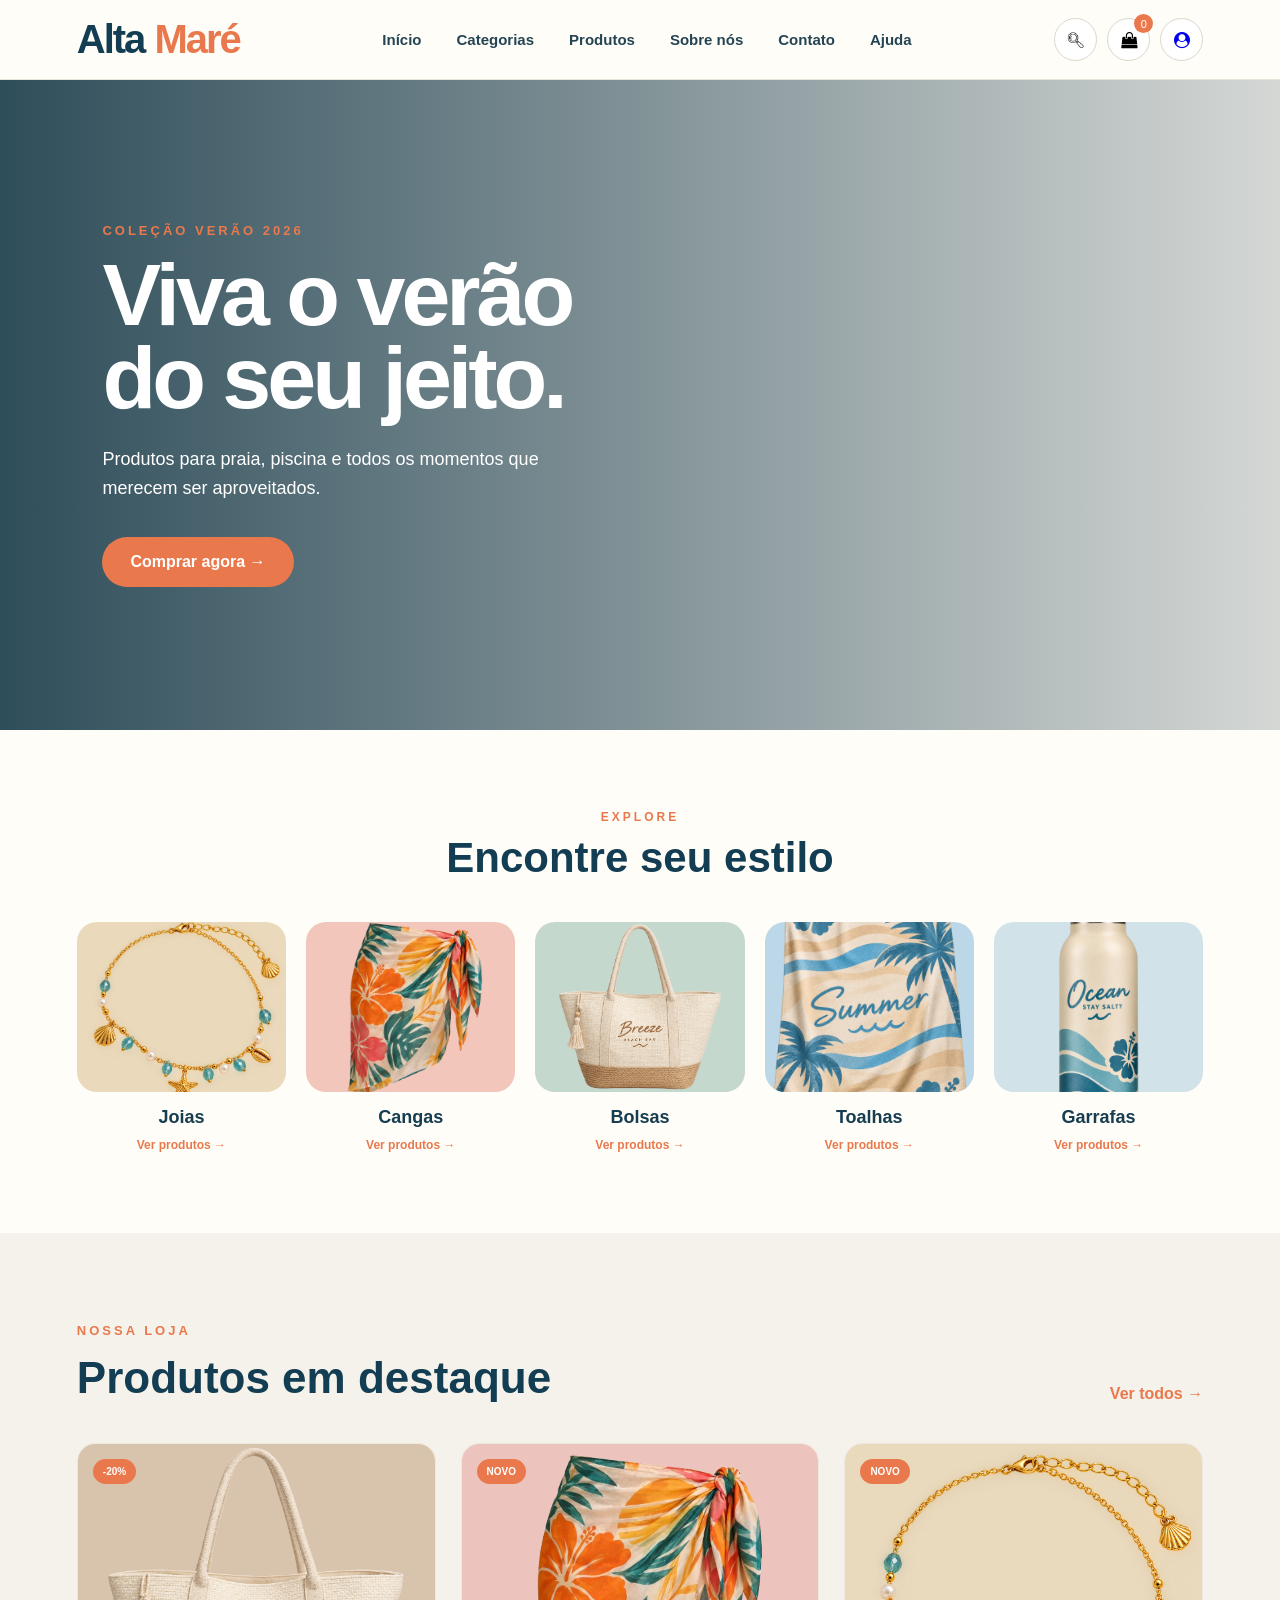
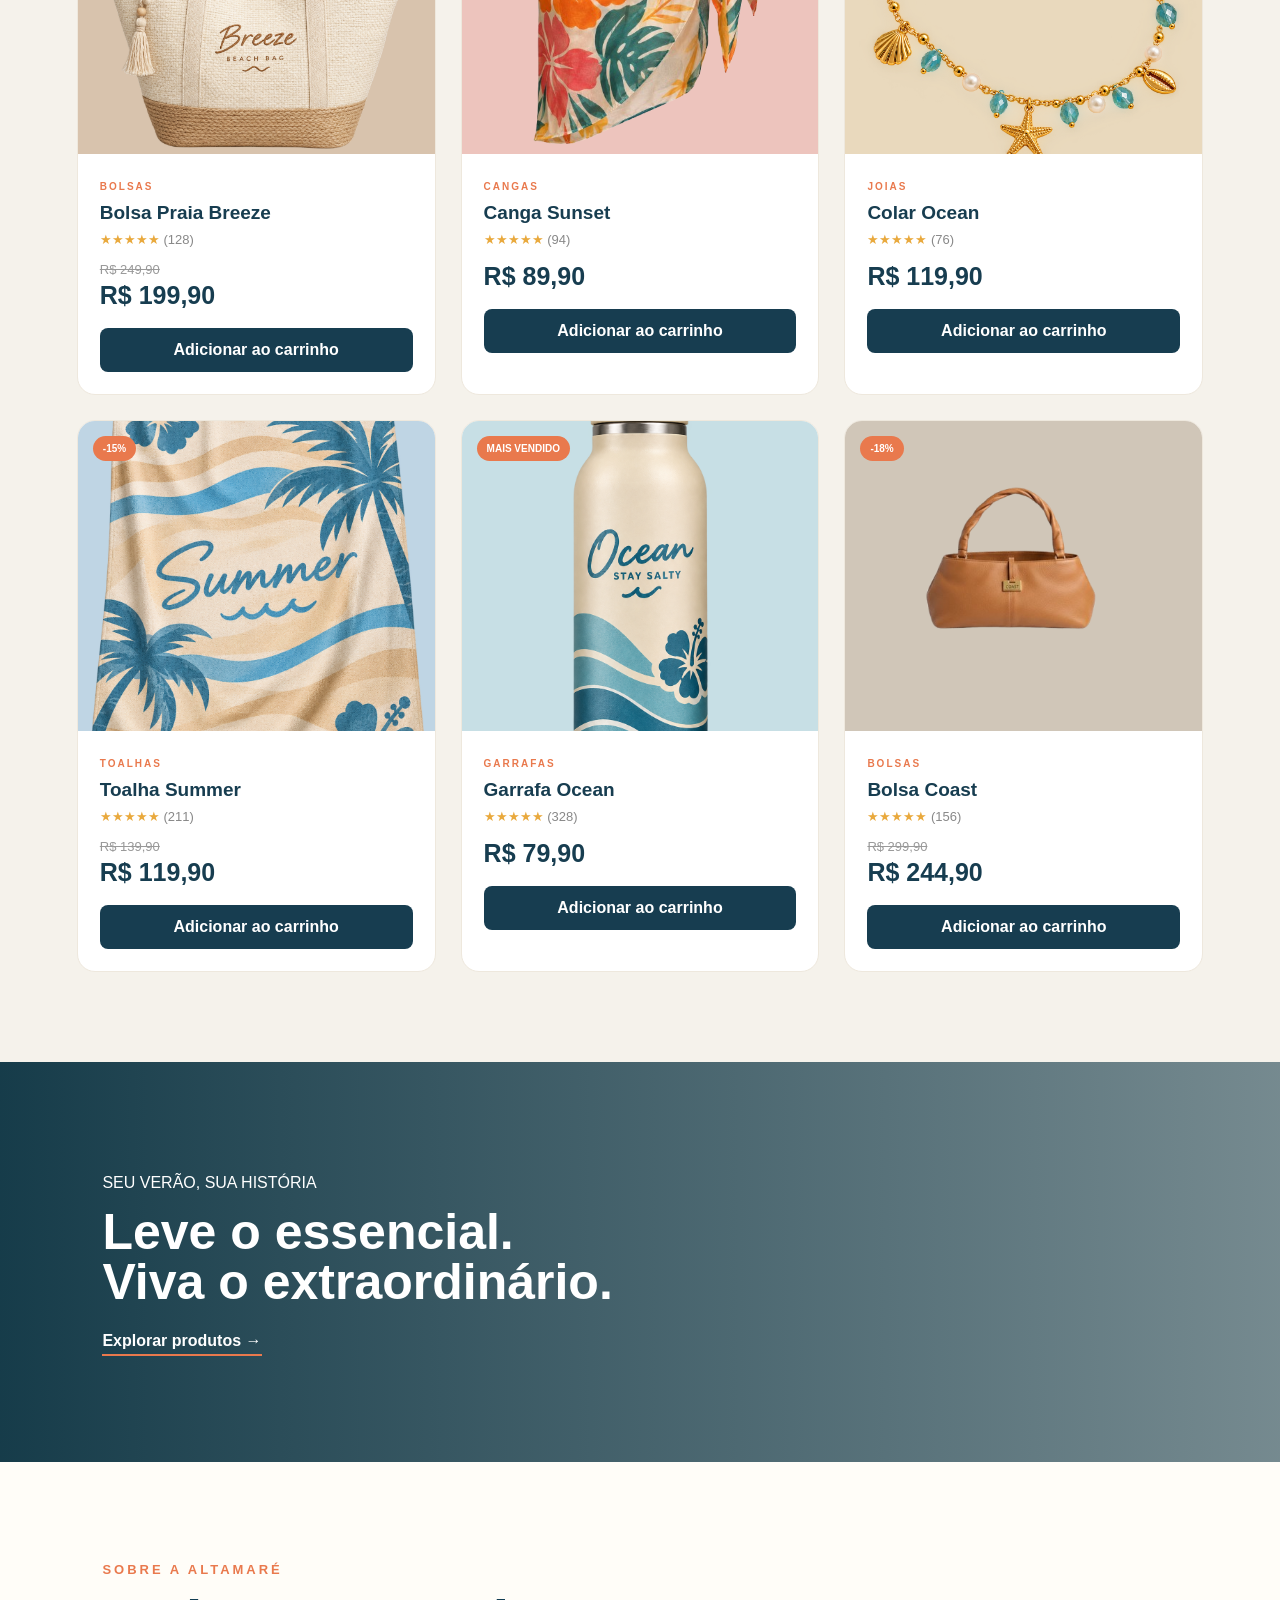
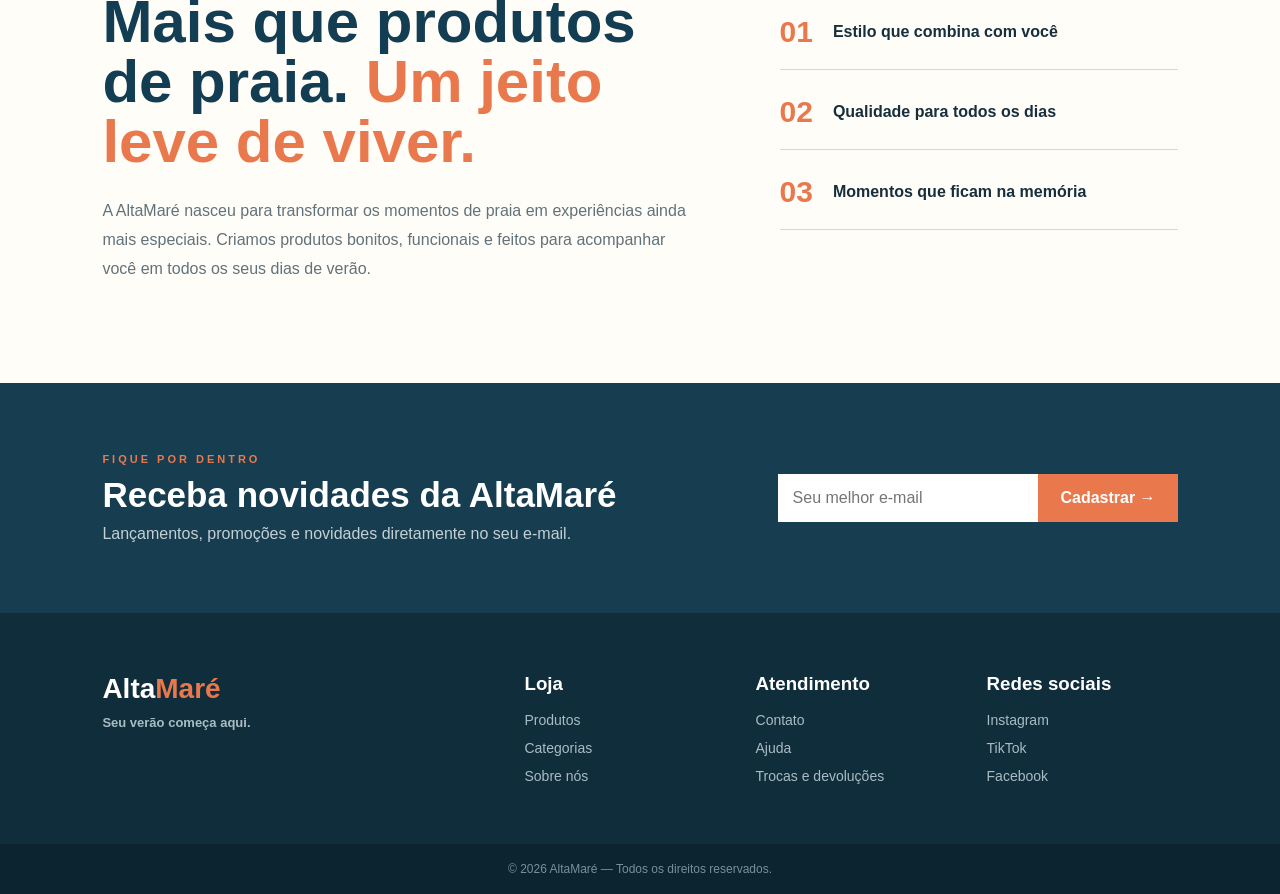
<file: index.html>
<!doctype html>
<html lang="pt-BR">
  <head>
    <meta charset="UTF-8" />
    <meta name="viewport" content="width=device-width, initial-scale=1.0" />
    <title>AltaMaré | Produtos de Praia</title>
    <link rel="stylesheet" href="./assets/estilo.css" />
    <link
      rel="stylesheet"
      href="./assets/font-awesome-4.7.0/css/font-awesome.min.css"
    />
  </head>
  <body>
    <!-- ================= HEADER ================= -->
    <header class="header">
      <div class="logo">Alta<span>Maré</span></div>
      <nav class="menu">
        <a href="#inicio">Início</a>
        <a href="#categorias">Categorias</a>
        <a href="produtos.html">Produtos</a>
        <a href="#sobre">Sobre nós</a>
        <a href="contato.html">Contato</a>
        <a href="#ajuda">Ajuda</a>
      </nav>
      <div class="header-acoes">
        <button onclick="abrirBusca()" class="icone" aria-label="Abrir busca">
          <img src="./assets/imagens/lupa.png" alt="" class="icone-imagem" />
        </button>
        <button
          onclick="abrirCarrinho()"
          class="icone carrinho"
          aria-label="Abrir carrinho"
        >
          <i class="fa fa-shopping-bag" aria-hidden="true"></i>
          <span id="contador">0</span>
        </button>

        <!-- <button
          type="button"
          class="icone"
          aria-label="Perfil"
          onclick="location.href = 'perfil.html'"
        >
          <i class="fa fa-user-circle" aria-hidden="true"></i>
        </button> -->

        <a href="perfil.html" class="icone" aria-label="Perfil">
          <i class="fa fa-user-circle" aria-hidden="true"></i>
        </a>



      </div>
    </header>
    <!-- ================= BUSCA ================= -->
    <div id="barraBusca" class="barra-busca">
      <input
        type="text"
        id="campoBusca"
        placeholder="O que você está procurando?"
        onkeyup="buscarProdutos()"
      />
      <button onclick="fecharBusca()" aria-label="Fechar busca">
        <img src="./assets/imagens/lupa.png" alt="" class="icone-imagem" />
      </button>
    </div>
    <!-- ================= HERO ================= -->
    <section id="inicio" class="hero">
      <div class="hero-conteudo">
        <p class="pequeno-titulo">COLEÇÃO VERÃO 2026</p>
        <h1>
          Viva o verão<br />
          do seu jeito.
        </h1>
        <p>
          Produtos para praia, piscina e todos os momentos que merecem ser
          aproveitados.
        </p>
        <a href="#produtos" class="botao-principal"> Comprar agora → </a>
      </div>
    </section>
    <!-- ================= CATEGORIAS ================= -->
    <section id="categorias" class="categorias">
      <div class="titulo-secao">
        <p>EXPLORE</p>
        <h2>Encontre seu estilo</h2>
      </div>
      <div class="categorias-grid">
        <button class="categoria" onclick="filtrarCategoria('joias')">
          <div class="categoria-imagem joias">
            <img
              src="./assets/imagens/joia sem fundo.png"
              alt="Joias"
              class="imagem-categoria"
            />
          </div>
          <h3>Joias</h3>
          <span>Ver produtos →</span>
        </button>
        <button class="categoria" onclick="filtrarCategoria('cangas')">
          <div class="categoria-imagem cangas">
            <img
              src="./assets/imagens/canga sem fundo.png"
              alt="Cangas"
              class="imagem-categoria"
            />
          </div>
          <h3>Cangas</h3>
          <span>Ver produtos →</span>
        </button>
        <button class="categoria" onclick="filtrarCategoria('bolsas')">
          <div class="categoria-imagem bolsas">
            <img
              src="./assets/imagens/bolsapraia.png"
              alt="Bolsas"
              class="imagem-categoria"
            />
          </div>
          <h3>Bolsas</h3>
          <span>Ver produtos →</span>
        </button>
        <button class="categoria" onclick="filtrarCategoria('toalhas')">
          <div class="categoria-imagem toalhas">
            <img
              src="./assets/imagens/toalha summer.png"
              alt="Toalhas"
              class="imagem-categoria"
            />
          </div>
          <h3>Toalhas</h3>
          <span>Ver produtos →</span>
        </button>
        <button class="categoria" onclick="filtrarCategoria('garrafas')">
          <div class="categoria-imagem garrafas">
            <img
              src="./assets/imagens/garrafa.png"
              alt="Garrafas"
              class="imagem-categoria"
            />
          </div>
          <h3>Garrafas</h3>
          <span>Ver produtos →</span>
        </button>
      </div>
    </section>
    <!-- ================= PRODUTOS ================= -->
    <main id="produtos" class="produtos">
      <div class="produtos-topo">
        <div>
          <p class="pequeno-titulo">NOSSA LOJA</p>
          <h2>Produtos em destaque</h2>
        </div>
        <button onclick="mostrarTodos()" class="botao-todos">
          Ver todos →
        </button>
      </div>
      <div id="listaProdutos" class="produtos-grid">
        <!-- PRODUTO 1 -->
        <article
          class="produto"
          data-categoria="bolsas"
          data-nome="Bolsa Praia Breeze"
        >
          <div class="produto-imagem imagem-bolsa">
            <span class="etiqueta"> -20% </span>

            <div
              class="produto-desenho"
              style="
                background-image: url(&quot;./assets/imagens/bolsapraia.png&quot;);
                background-size: cover;
                background-position: center;
              "
            ></div>

            <!-- 
               <div class="produto-desenho">
              <img
                src="./assets/imagens/bolsa praia.png" 
                alt="Bolsa Praia Breeze"
                class="imagem-produto"
              />
            </div>
           -->
          </div>
          <div class="produto-info">
            <span class="categoria-produto"> BOLSAS </span>
            <h3>Bolsa Praia Breeze</h3>
            <div class="avaliacao">
              ★★★★★
              <span>(128)</span>
            </div>
            <div class="precos">
              <span class="preco-antigo"> R$ 249,90 </span>
              <strong> R$ 199,90 </strong>
            </div>
            <button
              class="botao-comprar"
              onclick="adicionarCarrinho('Bolsa Praia Breeze', 199.9)"
            >
              Adicionar ao carrinho
            </button>
          </div>
        </article>
        <!-- PRODUTO 2 -->
        <article
          class="produto"
          data-categoria="cangas"
          data-nome="Canga Sunset"
        >
          <div class="produto-imagem imagem-canga">
            <span class="etiqueta"> NOVO </span>
            <div
              class="produto-desenho"
              style="
                background-image: url(&quot;./assets/imagens/canga sem fundo.png&quot;);
                background-size: cover;
                background-position: center;
              "
            ></div>
          </div>
          <div class="produto-info">
            <span class="categoria-produto"> CANGAS </span>
            <h3>Canga Sunset</h3>
            <div class="avaliacao">
              ★★★★★
              <span>(94)</span>
            </div>
            <div class="precos">
              <strong> R$ 89,90 </strong>
            </div>
            <button
              class="botao-comprar"
              onclick="adicionarCarrinho('Canga Sunset', 89.9)"
            >
              Adicionar ao carrinho
            </button>
          </div>
        </article>
        <!-- PRODUTO 3 -->
        <article class="produto" data-categoria="joias" data-nome="Colar Ocean">
          <div class="produto-imagem imagem-joia">
            <span class="etiqueta"> NOVO </span>
            <div
              class="produto-desenho"
              style="
                background-image: url(&quot;./assets/imagens/joia sem fundo.png&quot;);
                background-size: cover;
                background-position: center;
              "
            ></div>
          </div>
          <div class="produto-info">
            <span class="categoria-produto"> JOIAS </span>
            <h3>Colar Ocean</h3>
            <div class="avaliacao">
              ★★★★★
              <span>(76)</span>
            </div>
            <div class="precos">
              <strong> R$ 119,90 </strong>
            </div>
            <button
              class="botao-comprar"
              onclick="adicionarCarrinho('Colar Ocean', 119.9)"
            >
              Adicionar ao carrinho
            </button>
          </div>
        </article>
        <!-- PRODUTO 4 -->
        <article
          class="produto"
          data-categoria="toalhas"
          data-nome="Toalha Summer"
        >
          <div class="produto-imagem imagem-toalha">
            <span class="etiqueta"> -15% </span>
            <div
              class="produto-desenho"
              style="
                background-image: url(&quot;./assets/imagens/toalha summer.png&quot;);
                background-size: cover;
                background-position: center;
              "
            ></div>
          </div>
          <div class="produto-info">
            <span class="categoria-produto"> TOALHAS </span>
            <h3>Toalha Summer</h3>
            <div class="avaliacao">
              ★★★★★
              <span>(211)</span>
            </div>
            <div class="precos">
              <span class="preco-antigo"> R$ 139,90 </span>
              <strong> R$ 119,90 </strong>
            </div>
            <button
              class="botao-comprar"
              onclick="adicionarCarrinho('Toalha Summer', 119.9)"
            >
              Adicionar ao carrinho
            </button>
          </div>
        </article>
        <!-- PRODUTO 5 -->
        <article
          class="produto"
          data-categoria="garrafas"
          data-nome="Garrafa Ocean"
        >
          <div
            class="produto-imagem imagem-garrafa"
            style="
              background-image: url(&quot;./assets/imagens/garrafa.png&quot;);
              background-size: cover;
              background-position: center;
            "
          >
            <span class="etiqueta"> MAIS VENDIDO </span>
          </div>
          <div class="produto-info">
            <span class="categoria-produto"> GARRAFAS </span>
            <h3>Garrafa Ocean</h3>
            <div class="avaliacao">
              ★★★★★
              <span>(328)</span>
            </div>
            <div class="precos">
              <strong> R$ 79,90 </strong>
            </div>
            <button
              class="botao-comprar"
              onclick="adicionarCarrinho('Garrafa Ocean', 79.9)"
            >
              Adicionar ao carrinho
            </button>
          </div>
        </article>
        <!-- PRODUTO 6 -->
        <article
          class="produto"
          data-categoria="bolsas"
          data-nome="Bolsa Coast"
        >
          <div class="produto-imagem imagem-coast">
            <span class="etiqueta"> -18% </span>

            <div
              class="produto-desenho"
              style="
                background-image: url(&quot;./assets/imagens/bolsamarrom.png&quot;);
                background-size: cover;
                background-position: center;
              "
            ></div>
          </div>
          <div class="produto-info">
            <span class="categoria-produto"> BOLSAS </span>
            <h3>Bolsa Coast</h3>
            <div class="avaliacao">
              ★★★★★
              <span>(156)</span>
            </div>
            <div class="precos">
              <span class="preco-antigo"> R$ 299,90 </span>
              <strong> R$ 244,90 </strong>
            </div>
            <button
              class="botao-comprar"
              onclick="adicionarCarrinho('Bolsa Coast', 244.9)"
            >
              Adicionar ao carrinho
            </button>
          </div>
        </article>
      </div>
      <p id="semResultado" class="sem-resultado">Nenhum produto encontrado.</p>
    </main>
    <!-- ================= BANNER ================= -->
    <section class="banner">
      <div>
        <p>SEU VERÃO, SUA HISTÓRIA</p>
        <h2>
          Leve o essencial.<br />
          Viva o extraordinário.
        </h2>
        <a href="#produtos"> Explorar produtos → </a>
      </div>
    </section>
    <!-- ================ SOBRE ================= -->
    <section id="sobre" class="sobre">
      <div class="sobre-texto">
        <p class="pequeno-titulo">SOBRE A ALTAMARÉ</p>
        <h2>
          Mais que produtos de praia.
          <span>Um jeito leve de viver.</span>
        </h2>
        <p>
          A AltaMaré nasceu para transformar os momentos de praia em
          experiências ainda mais especiais. Criamos produtos bonitos,
          funcionais e feitos para acompanhar você em todos os seus dias de
          verão.
        </p>
      </div>
      <div class="sobre-numeros">
        <div>
          <strong>01</strong>
          <span> Estilo que combina com você </span>
        </div>
        <div>
          <strong>02</strong>
          <span> Qualidade para todos os dias </span>
        </div>
        <div>
          <strong>03</strong>
          <span> Momentos que ficam na memória </span>
        </div>
      </div>
    </section>
    <!-- ================= NEWSLETTER ================= -->
    <section class="newsletter">
      <div>
        <p>FIQUE POR DENTRO</p>
        <h2>Receba novidades da AltaMaré</h2>
        <span>
          Lançamentos, promoções e novidades diretamente no seu e-mail.
        </span>
      </div>
      <form onsubmit="inscrever(event)">
        <input
          type="email"
          id="email"
          placeholder="Seu melhor e-mail"
          required
        />
        <button type="submit">Cadastrar →</button>
      </form>
    </section>
    <!-- ================ FOOTER ================= -->
    <footer class="footer">
      <div class="footer-logo">
        Alta<span>Maré</span>
        <p>Seu verão começa aqui.</p>
      </div>
      <div class="footer-coluna">
        <h3>Loja</h3>
        <a href="#produtos">Produtos</a>
        <a href="#categorias">Categorias</a>
        <a href="#sobre">Sobre nós</a>
      </div>
      <div class="footer-coluna">
        <h3>Atendimento</h3>
        <a id="contato" href="#">Contato</a>
        <a id="ajuda" href="#">Ajuda</a>
        <a href="#">Trocas e devoluções</a>
      </div>
      <div class="footer-coluna">
        <h3>Redes sociais</h3>
        <a href="#">Instagram</a>
        <a href="#">TikTok</a>
        <a href="#">Facebook</a>
      </div>
    </footer>
    <div class="copyright">© 2026 AltaMaré — Todos os direitos reservados.</div>
    <!-- ================= MODAL CARRINHO ================= -->
    <div id="modalCarrinho" class="modal">
      <div class="modal-conteudo">
        <button
          class="fechar"
          onclick="fecharCarrinho()"
          aria-label="Fechar carrinho"
        >
          <img src="./assets/imagens/joia.png" alt="" class="icone-imagem" />
        </button>
        <h2>Seu carrinho</h2>
        <div id="listaCarrinho">
          <p class="carrinho-vazio">Seu carrinho está vazio.</p>
        </div>
        <div class="total">
          <span> Total </span>
          <strong id="total"> R$ 0,00 </strong>
        </div>
        <button class="finalizar" onclick="finalizarCompra()">
          Finalizar compra
        </button>
      </div>
    </div>
    <script src="./assets/maquina.js"></script>
  </body>
</html>
</file>
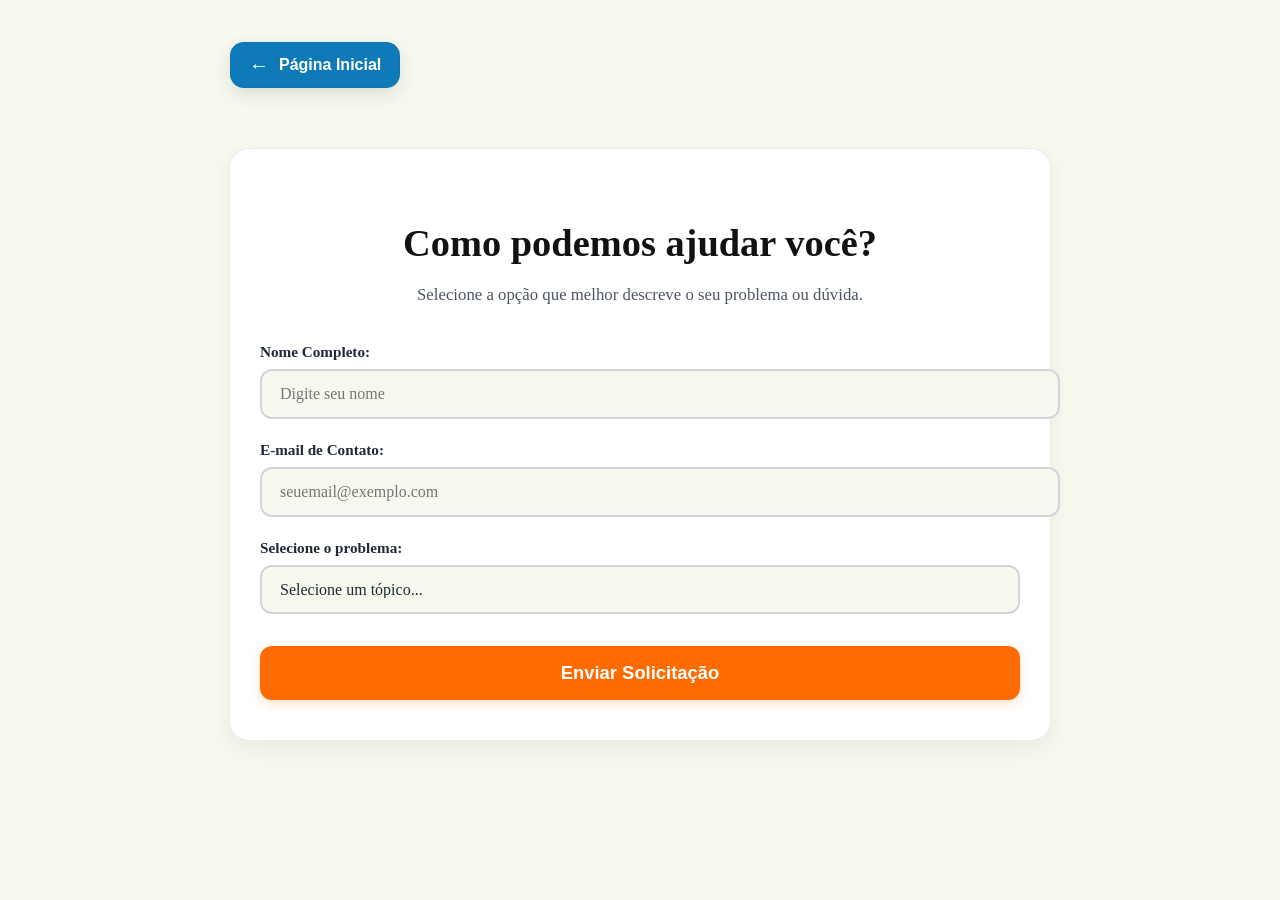
<file: ajuda.html>
<!DOCTYPE html>
<html lang="pt-BR">
<head>
    <meta charset="UTF-8">
    <meta name="viewport" content="width=device-width, initial-scale=1.0">
    <link rel="stylesheet" href="assets/css/ajuda.css">
    <title>Central de Ajuda - Suporte</title>
</head>
<body class="ajuda-body">

    <div class="ajuda-page">
      
        <header class="ajuda-header">
            <a class="ajuda-home-link" href="./index.html">
                <span aria-hidden="true">&#8592;</span>
                Página Inicial
            </a>
        </header>

        <main class="ajuda-main">
            <section class="ajuda-topo">
                <h1>Como podemos ajudar você?</h1>
                <p>Selecione a opção que melhor descreve o seu problema ou dúvida.</p>
            </section>

           
            <div class="ajuda-form-card">
                <form action="#" method="post" class="ajuda-form">
                    
                    <div class="form-group">
                        <label for="nome">Nome Completo:</label>
                        <input type="text" id="nome" name="nome" placeholder="Digite seu nome" required>
                    </div>

                    <div class="form-group">
                        <label for="email">E-mail de Contato:</label>
                        <input type="email" id="email" name="email" placeholder="seuemail@exemplo.com" required>
                    </div>

                    <div class="form-group">
                        <label for="tipo-problema">Selecione o problema:</label>
                        <select id="tipo-problema" name="tipo_problema" required>
                            <option value="" disabled selected>Selecione um tópico...</option>
                            <option value="pedido">Problema com um pedido/entrega</option>
                            <option value="pagamento">Dificuldade no pagamento</option>
                            <option value="troca">Trocas e devoluções</option>
                            <option value="conta">Acesso ou cadastro na conta</option>
                            <option value="outro">Outro (especificar abaixo)</option>
                        </select>
                    </div>
                    <div class="form-group" id="campo-outro-container" style="display: none;">
                        <label for="descricao-outro">Descreva o seu problema:</label>
                        <textarea id="descricao-outro" name="descricao_outro" placeholder="Descreva aqui com detalhes o motivo do seu contato..."></textarea>
                    </div>

                    <button type="submit" class="btn-enviar-ajuda">Enviar Solicitação</button>
                </form>
            </div>
        </main>
    </div>
    <script>
        const tipoProblema = document.getElementById("tipo-problema");
        const campoOutro = document.getElementById("campo-outro-container");
        const descricaoOutro = document.getElementById("descricao-outro");

        tipoProblema.addEventListener("change", () => {
            const selecionouOutro = tipoProblema.value === "outro";
            campoOutro.style.display = selecionouOutro ? "flex" : "none";
            descricaoOutro.required = selecionouOutro;
            if (!selecionouOutro) descricaoOutro.value = "";
        });
    </script>
</body>
</html>
</file>
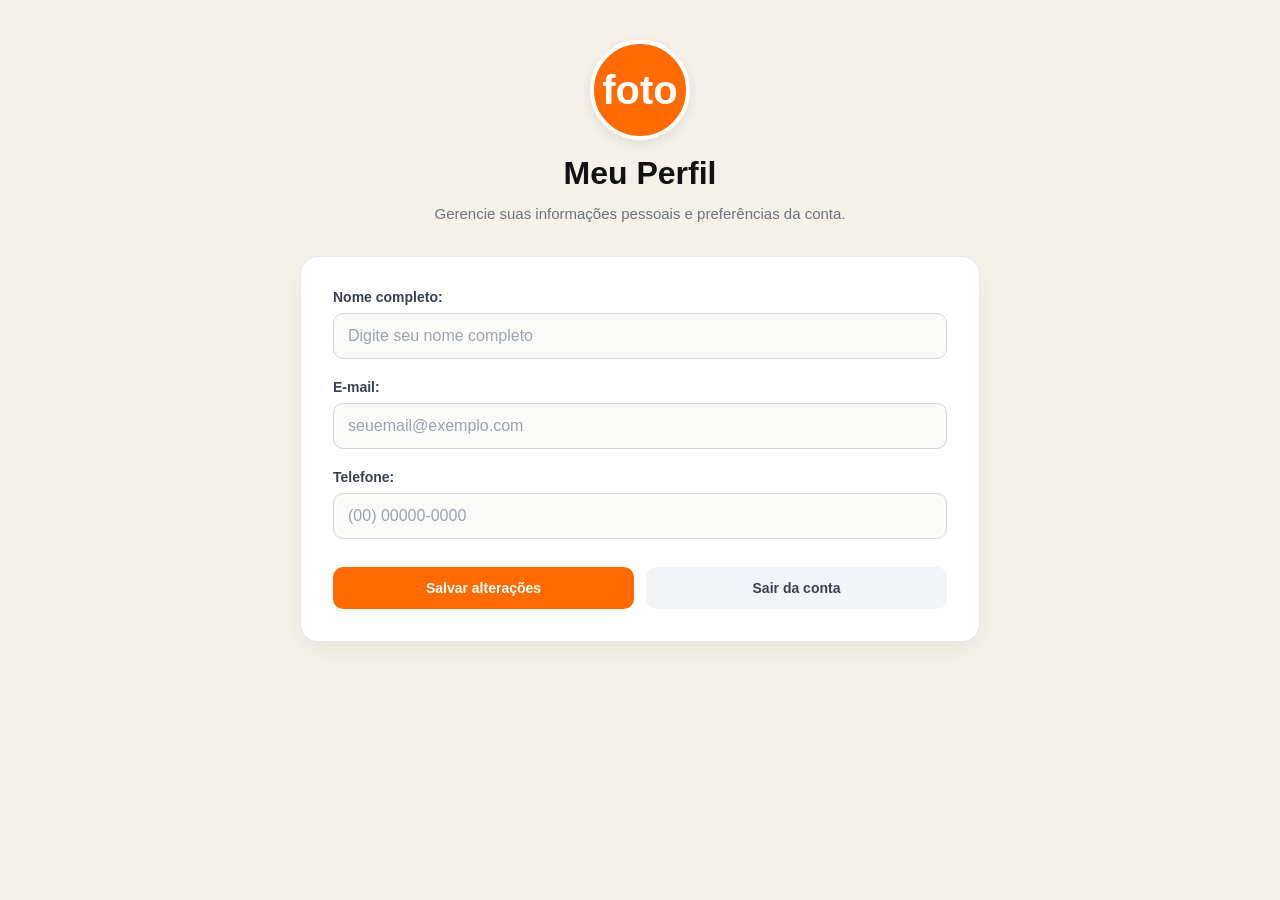
<file: contato.html>
<!DOCTYPE html> <!-- Define o documento como HTML5 -->
<html lang="pt-BR"> <!-- Define o idioma como português brasileiro -->

<head> <!-- Inicia as configurações da página -->
    <meta charset="UTF-8"> <!-- Permite usar acentos e caracteres especiais -->
    <meta name="viewport" content="width=device-width, initial-scale=1.0"> <!-- Adapta a página para celulares -->

    <link rel="stylesheet" href="./assets/css/contato.css"> <!-- Conecta o arquivo CSS -->
    <title>Meu Perfil</title> <!-- Define o título da aba do navegador -->
</head> <!-- Finaliza as configurações -->

<body> <!-- Inicia o conteúdo visível da página -->

    <main class="perfil-main"> <!-- Área principal do perfil -->

        <section class="perfil-topo"> <!-- Seção do cabeçalho do perfil -->

            <div class="avatar-container"> <!-- Área que contém a foto -->
                <div class="avatar-perfil" id="avatar-inicial"> <!-- Espaço da foto do usuário -->
                    foto
                </div>
            </div>

            <h1 id="titulo-nome">Meu Perfil</h1> <!-- Título principal do perfil -->

            <p> <!-- Inicia o texto de apresentação -->
                Gerencie suas informações pessoais
                e preferências da conta.
            </p> <!-- Finaliza o texto de apresentação -->

        </section> <!-- Finaliza o cabeçalho do perfil -->

        <form id="perfil-form" class="perfil-form"> <!-- Cria o formulário de dados -->

            <div class="form-group"> <!-- Agrupa o campo de nome -->
                <label for="nome">Nome completo:</label> <!-- Identifica o campo de nome -->

                <input
                    type="text" 
                    id="nome"
                    name="nome"
                    placeholder="Digite seu nome completo"
                    autocomplete="name"
                    required> <!-- Campo de texto obrigatório para o nome -->
            </div>

            <div class="form-group"> <!-- Agrupa o campo de e-mail -->
                <label for="email">E-mail:</label> <!-- Identifica o campo de e-mail -->

                <input
                    type="email"
                    id="email"
                    name="email"
                    placeholder="seuemail@exemplo.com"
                    autocomplete="email"
                    required> <!-- Campo obrigatório que valida o formato do e-mail -->
            </div>

            <div class="form-group"> <!-- Agrupa o campo de telefone -->
                <label for="telefone">Telefone:</label> <!-- Identifica o campo de telefone -->

                <input
                    type="tel"
                    id="telefone"
                    name="telefone"
                    placeholder="(00) 00000-0000"
                    autocomplete="tel"> <!-- Campo para digitar o telefone -->
            </div>

            <div class="form-actions"> <!-- Agrupa os botões do formulário -->

                <button type="submit" class="btn-salvar"> <!-- Botão que envia o formulário -->
                    Salvar alterações
                </button>

                <button
                    type="button"
                    class="btn-cancelar"
                    id="btn-logout"> <!-- Botão preparado para sair da conta -->
                    Sair da conta
                </button>

            </div> <!-- Finaliza a área dos botões -->

        </form> <!-- Finaliza o formulário -->

    </main> <!-- Finaliza a área principal -->

</body> <!-- Finaliza o conteúdo da página -->

</html> <!-- Finaliza o documento HTML -->
</file>
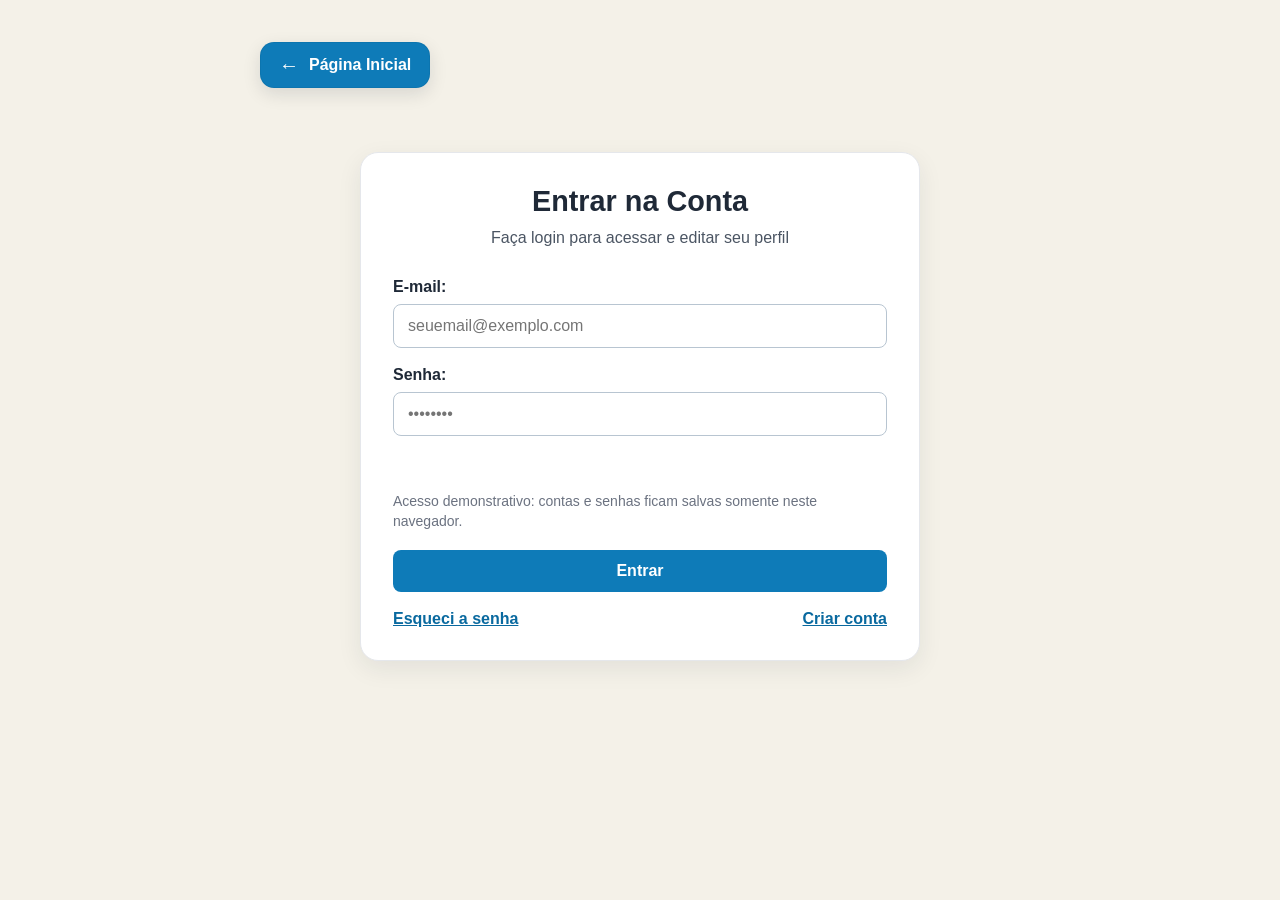
<file: login.html>
<!DOCTYPE html>
<html lang="pt-BR">
<head>
    <meta charset="UTF-8">
    <meta name="viewport" content="width=device-width, initial-scale=1.0">
    <meta http-equiv="refresh" content="0;url=perfil.html">
    <link rel="stylesheet" href="assets/css/login.css">
    <title>Entrar - Login</title>
</head>
<body>
    <main>
        <h1>Abrindo acesso à conta</h1>
        <p>O login, cadastro e recuperação de senha estão na página de perfil.</p>
        <a href="perfil.html">Continuar para login</a>
    </main>
</body>
</html>
</file>
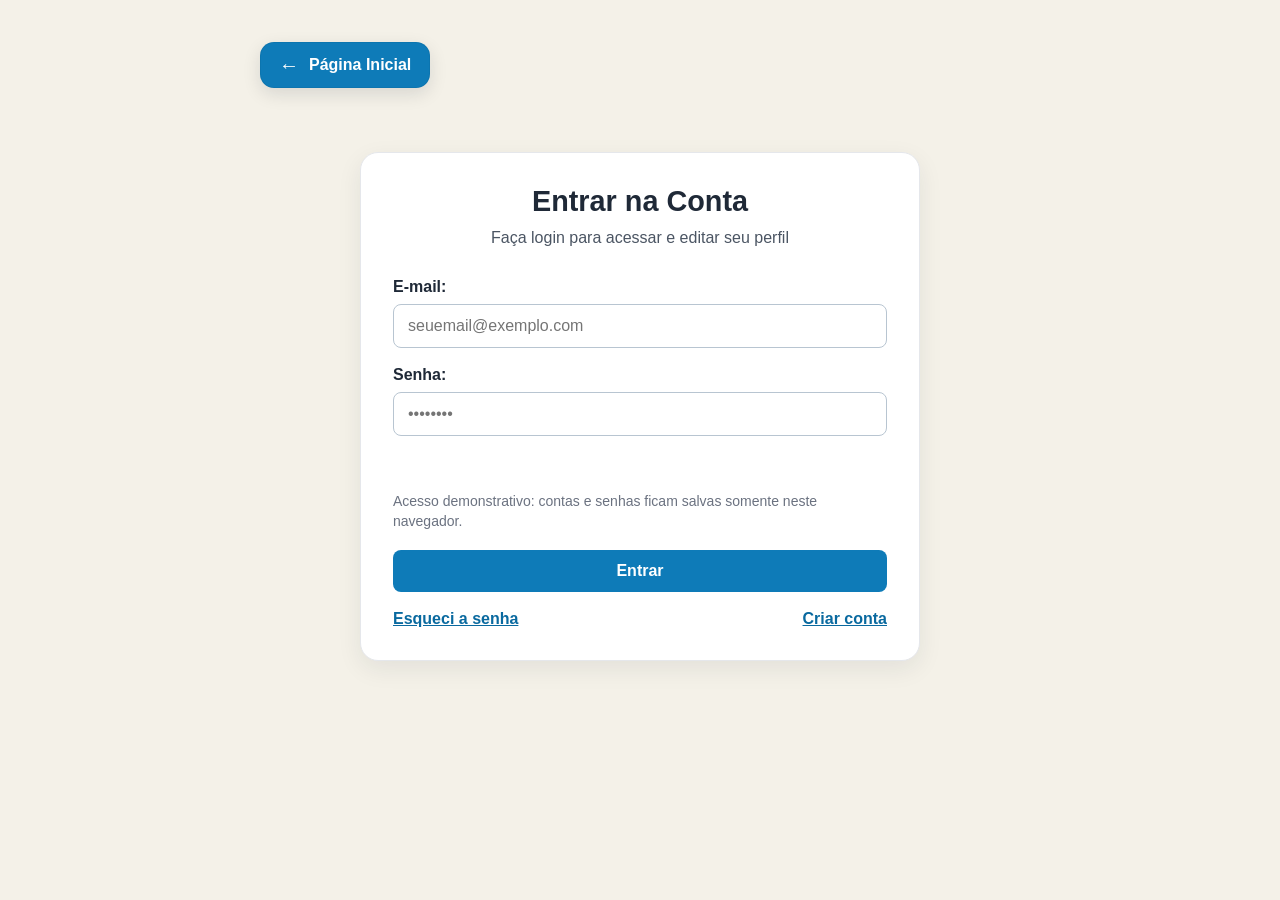
<file: perfil.html>
<!DOCTYPE html>
<html lang="pt-BR">
<head>
    <meta charset="UTF-8">
    <meta name="viewport" content="width=device-width, initial-scale=1.0">
    <link rel="stylesheet" href="assets/css/perfil.css">
    <title>Meu Perfil</title>
</head>
<body>

    <header class="conta-header">
        <a class="ajuda-home-link" href="./index.html">
            <span aria-hidden="true">&#8592;</span>
            Página Inicial
        </a>
    </header>

    <main class="perfil-main">
        <section id="login-panel" class="perfil-panel login-panel" hidden>
            <header class="perfil-topo">
                <h1>Entrar na Conta</h1>
                <p>Faça login para acessar e editar seu perfil</p>
            </header>

            <form id="login-form" class="perfil-form">
                <div class="form-group">
                    <label for="login-email">E-mail:</label>
                    <input type="email" id="login-email" required placeholder="seuemail@exemplo.com">
                </div>

                <div class="form-group">
                    <label for="login-senha">Senha:</label>
                    <input type="password" id="login-senha" required placeholder="••••••••">
                </div>

                <p id="mensagem-login" class="mensagem-form" aria-live="polite"></p>
                <p class="nota-autenticacao">Acesso demonstrativo: contas e senhas ficam salvas somente neste navegador.</p>
                <div class="form-actions">
                    <button type="submit" class="btn-salvar">Entrar</button>
                </div>
                <div class="links-autenticacao">
                    <button type="button" class="link-autenticacao" id="abrir-recuperacao">Esqueci a senha</button>
                    <button type="button" class="link-autenticacao" id="abrir-cadastro">Criar conta</button>
                </div>
            </form>
        </section>

        <section id="cadastro-panel" class="perfil-panel" hidden>
            <header class="perfil-topo">
                <h1>Criar conta</h1>
                <p>Cadastre seus dados para acessar seu perfil</p>
            </header>
            <form id="cadastro-form" class="perfil-form">
                <div class="form-group">
                    <label for="cadastro-nome">Nome completo:</label>
                    <input type="text" id="cadastro-nome" required autocomplete="name">
                </div>
                <div class="form-group">
                    <label for="cadastro-email">E-mail:</label>
                    <input type="email" id="cadastro-email" required autocomplete="email">
                </div>
                <div class="form-group">
                    <label for="cadastro-senha">Senha (mínimo 8 caracteres):</label>
                    <input type="password" id="cadastro-senha" required minlength="8" autocomplete="new-password">
                </div>
                <p id="mensagem-cadastro" class="mensagem-form" aria-live="polite"></p>
                <div class="form-actions">
                    <button type="submit" class="btn-salvar">Criar conta</button>
                    <button type="button" class="btn-cancelar" data-voltar-login>Voltar ao login</button>
                </div>
            </form>
        </section>

        <section id="recuperacao-panel" class="perfil-panel" hidden>
            <header class="perfil-topo">
                <h1>Redefinir senha</h1>
                <p>Informe o e-mail cadastrado e escolha uma nova senha</p>
            </header>
            <form id="recuperacao-form" class="perfil-form">
                <div class="form-group">
                    <label for="recuperacao-email">E-mail:</label>
                    <input type="email" id="recuperacao-email" required autocomplete="email">
                </div>
                <div class="form-group">
                    <label for="recuperacao-senha">Nova senha (mínimo 8 caracteres):</label>
                    <input type="password" id="recuperacao-senha" required minlength="8" autocomplete="new-password">
                </div>
                <p class="nota-autenticacao">Demonstração local: não é enviado e-mail para confirmar sua identidade.</p>
                <p id="mensagem-recuperacao" class="mensagem-form" aria-live="polite"></p>
                <div class="form-actions">
                    <button type="submit" class="btn-salvar">Salvar nova senha</button>
                    <button type="button" class="btn-cancelar" data-voltar-login>Voltar ao login</button>
                </div>
            </form>
        </section>

        <section id="perfil-panel" class="perfil-panel" hidden>
            <header class="perfil-topo">
                <div class="avatar-container">
                    <div class="avatar-perfil" id="avatar-inicial">U</div>
                </div>
                <h1 id="titulo-nome">Meu Perfil</h1>
                <p>Gerencie suas informações pessoais e preferências da conta</p>
            </header>

            <form id="perfil-form" class="perfil-form">
                <div class="form-group">
                    <label for="nome">Nome Completo:</label>
                    <input type="text" id="nome" name="nome" required>
                </div>

                <div class="form-group">
                    <label for="email">E-mail:</label>
                    <input type="email" id="email" name="email" required>
                </div>

                <div class="form-group">
                    <label for="telefone">Telefone:</label>
                    <input type="tel" id="telefone" name="telefone" placeholder="(00) 00000-0000">
                </div>

                <p id="mensagem-salvo" class="mensagem-form" aria-live="polite"></p>
                <div class="form-actions">
                    <button type="submit" class="btn-salvar">Salvar Alterações</button>
                    <button type="button" class="btn-cancelar" id="btn-logout">Sair da Conta</button>
                </div>
            </form>
        </section>
    </main>
    <script src="assets/login.js"></script>
</body>
</html>
</file>
<file: assets/estilo.css>
/* =====================================================
   CONFIGURAÇÕES GERAIS
===================================================== */


/* CONFIGURAÇÃO GERAL */

/* O asterisco seleciona todos os elementos da página */
* {
    margin: 0; /* Remove as margens padrão */
    padding: 0; /* Remove os espaçamentos internos padrão */
    box-sizing: border-box; /* Inclui padding e borda no tamanho total do elemento */
}

html {
    scroll-behavior: smooth; /* Faz a rolagem da página ser suave */
}

body {
    font-family: Arial, Helvetica, sans-serif; /* Define o tipo de letra */
    background: #f8f5ef; /* Define a cor de fundo da página */
    color: #172f3d; /* Define a cor padrão dos textos */
}

button,
input {
    font: inherit; /* Faz botões e campos usarem a fonte do restante da página */
}

button {
    cursor: pointer; /* Mostra a mãozinha ao passar o mouse */
}

a {
    text-decoration: none; /* Remove o sublinhado dos links */
}


/* =====================================================
   HEADER - CABEÇALHO
===================================================== */

.header {
    height: 80px; /* Define a altura do cabeçalho */
    background: #fffdf8; /* Define a cor de fundo */
    display: flex; /* Ativa o Flexbox */
    align-items: center; /* Centraliza os elementos verticalmente */
    justify-content: space-between; /* Distribui os elementos pelo espaço disponível */
    padding: 0 6%; /* Adiciona espaçamento nas laterais */
    position: sticky; /* Mantém o cabeçalho fixo durante a rolagem */
    top: 0; /* Posiciona o cabeçalho no topo */
    z-index: 1000; /* Coloca o cabeçalho acima de outros elementos */
    border-bottom: 1px solid #e8e2d7; /* Cria uma borda inferior */
}

.logo {
    display: flex; /* Organiza os elementos da logo em linha */
    align-items: center; /* Alinha a imagem e o texto verticalmente */
    gap: 10px; /* Cria espaço entre os elementos */
    font-size: 40px; /* Define o tamanho do texto */
    font-weight: 900; /* Deixa o texto bem grosso */
    color: #123d52; /* Define a cor do texto */
    letter-spacing: -2px; /* Aproxima as letras */
    position: sticky; /* Permite posicionamento fixo durante a rolagem */
    z-index: 9999; /* Coloca a logo em uma camada superior */
}

.logo-imagem {
    width: 60px; /* Define a largura da imagem */
    height: 60px; /* Define a altura da imagem */
    object-fit: contain; /* Mantém a imagem inteira sem deformar */
    mix-blend-mode: screen; /* Mistura as cores da imagem com o fundo */
    top: 0px; /* Define a distância do topo quando o posicionamento é aplicado */
    border-radius: 25%; /* Arredonda os cantos da imagem */
}

.logo span {
    color: #e9794d; /* Muda a cor de uma parte do texto da logo */
}

.menu {
    display: flex; /* Coloca os links do menu em linha */
    gap: 35px; /* Define o espaço entre os links */
    z-index: 0; /* Define a camada de posicionamento do menu */
}

.menu a {
    color: #244454; /* Define a cor dos links */
    font-size: 15px; /* Define o tamanho da fonte */
    font-weight: bold; /* Deixa os links em negrito */
    transition: 0.3s; /* Suaviza as mudanças visuais */
}

.menu a:hover {
    color: #e9794d; /* Muda a cor do link quando o mouse passa por cima */
}

.header-acoes {
    display: flex; /* Organiza os botões do cabeçalho em linha */
    gap: 10px; /* Cria espaço entre os botões */
}

.icone {
    width: 43px; /* Define a largura do botão */
    height: 43px; /* Define a altura do botão */
    border-radius: 50%; /* Deixa o botão redondo */
    border: 1px solid #ddd6ca; /* Cria uma borda fina */
    background: white; /* Define o fundo branco */
    position: relative; /* Permite posicionar elementos dentro do botão */
    transition: 0.3s; /* Suaviza a mudança de aparência */
    display: flex; /* Ativa o Flexbox */
    align-items: center; /* Centraliza o ícone verticalmente */
    justify-content: center; /* Centraliza o ícone horizontalmente */
}

.icone-imagem {
    width: 20px; /* Define a largura do ícone */
    height: 20px; /* Define a altura do ícone */
    object-fit: contain; /* Evita deformar a imagem */
    display: block; /* Faz a imagem ocupar seu próprio espaço */
}

.icone:hover {
    background: #e9794d; /* Muda o fundo do botão ao passar o mouse */
    color: white; /* Muda a cor do conteúdo para branco */
}

.carrinho span {
    position: absolute; /* Permite posicionar o contador sobre o carrinho */
    top: -5px; /* Move o contador para cima */
    right: -4px; /* Move o contador para a direita */
    background: #e9794d; /* Define a cor de fundo do contador */
    color: white; /* Define a cor do número */
    width: 19px; /* Define a largura do contador */
    height: 19px; /* Define a altura do contador */
    border-radius: 50%; /* Deixa o contador redondo */
    font-size: 11px; /* Define o tamanho do número */
    display: flex; /* Ativa o Flexbox */
    align-items: center; /* Centraliza o número verticalmente */
    justify-content: center; /* Centraliza o número horizontalmente */
}


/* =====================================================
   BARRA DE BUSCA
===================================================== */

.barra-busca {
    display: none; /* Esconde a barra de busca inicialmente */
    background: white; /* Define o fundo branco */
    padding: 15px 6%; /* Adiciona espaçamento interno */
    border-bottom: 1px solid #ddd; /* Cria uma borda inferior */
    gap: 10px; /* Cria espaço entre os elementos */
}

.barra-busca.ativa {
    display: flex; /* Mostra a barra quando a classe ativa é adicionada */
}

.barra-busca input {
    flex: 1; /* Faz o campo ocupar o espaço disponível */
    padding: 14px; /* Adiciona espaço dentro do campo */
    border: 1px solid #ddd; /* Define uma borda fina */
    border-radius: 8px; /* Arredonda os cantos */
    outline: none; /* Remove o contorno padrão ao clicar */
}

.barra-busca button {
    border: none; /* Remove a borda do botão */
    background: #123d52; /* Define o fundo azul */
    color: white; /* Define a cor do texto */
    width: 50px; /* Define a largura do botão */
    border-radius: 8px; /* Arredonda os cantos */
}


/* =====================================================
   HERO - DESTAQUE PRINCIPAL
===================================================== */

.hero {
    min-height: 650px; /* Define a altura mínima da seção */

    background:
        linear-gradient(
            90deg, /* Faz o degradê começar pela esquerda */
            rgba(11, 48, 64, 0.85), /* Define a primeira cor com transparência */
            rgba(11, 48, 64, 0.15) /* Define a segunda cor mais transparente */
        ),
        url("https://images.unsplash.com/photo-1507525428034-b723cf961d3e?auto=format&fit=crop&w=1800&q=85"); /* Adiciona a imagem de fundo */

    background-size: cover; /* Faz a imagem preencher toda a seção */
    background-position: center; /* Centraliza a imagem de fundo */

    display: flex; /* Ativa o Flexbox */
    align-items: center; /* Centraliza o conteúdo verticalmente */

    padding: 80px 8%; /* Adiciona espaçamento interno */
}

.hero-conteudo {
    max-width: 600px; /* Limita a largura do conteúdo */
    color: white; /* Define a cor dos textos como branca */
}

.pequeno-titulo {
    color: #e9794d; /* Define a cor do pequeno título */
    font-size: 13px; /* Define o tamanho da fonte */
    font-weight: bold; /* Deixa o texto em negrito */
    letter-spacing: 3px; /* Aumenta o espaço entre as letras */
    margin-bottom: 15px; /* Cria espaço abaixo do título */
}

.hero h1 {
    font-size: clamp(50px, 7vw, 88px); /* Ajusta o tamanho conforme a tela, entre 50px e 88px */
    line-height: 0.95; /* Ajusta a distância entre as linhas */
    margin-bottom: 25px; /* Cria espaço abaixo do título */
    letter-spacing: -4px; /* Aproxima as letras */
}

.hero-conteudo > p:not(.pequeno-titulo) {
    font-size: 18px; /* Define o tamanho do parágrafo */
    line-height: 1.6; /* Define o espaçamento entre as linhas */
    max-width: 500px; /* Limita a largura do parágrafo */
    margin-bottom: 35px; /* Cria espaço abaixo do parágrafo */
}

.botao-principal {
    display: inline-block; /* Permite aplicar largura e altura mantendo o botão em linha */
    background: #e9794d; /* Define o fundo laranja */
    color: white; /* Define a cor do texto */
    padding: 16px 28px; /* Adiciona espaço interno */
    border-radius: 30px; /* Deixa o botão arredondado */
    font-weight: bold; /* Deixa o texto em negrito */
    transition: 0.3s; /* Suaviza as mudanças */
}

.botao-principal:hover {
    background: #d96338; /* Escurece o fundo ao passar o mouse */
    transform: translateY(-3px); /* Move o botão um pouco para cima */
}


/* =====================================================
   CATEGORIAS
===================================================== */

.categorias {
    padding: 80px 6%; /* Adiciona espaço interno em cima, embaixo e nas laterais */
    background: #fffdf8; /* Define o fundo da seção */
}

.titulo-secao {
    text-align: center; /* Centraliza o texto */
    margin-bottom: 40px; /* Cria espaço abaixo do título */
}

.titulo-secao p {
    color: #e9794d; /* Define a cor do parágrafo */
    font-size: 12px; /* Define o tamanho da fonte */
    font-weight: bold; /* Deixa o texto em negrito */
    letter-spacing: 3px; /* Aumenta o espaço entre as letras */
    margin-bottom: 10px; /* Cria espaço abaixo do parágrafo */
}

.titulo-secao h2 {
    font-size: 42px; /* Define o tamanho do título */
    color: #123d52; /* Define a cor do título */
}

.categorias-grid {
    display: grid; /* Ativa o sistema de grade */
    grid-template-columns: repeat(5, 1fr); /* Cria cinco colunas de tamanhos iguais */
    gap: 20px; /* Define o espaço entre as colunas e linhas */
    max-width: 1200px; /* Limita a largura máxima */
    margin: auto; /* Centraliza a grade */
}

.categoria {
    border: none; /* Remove a borda do botão */
    background: transparent; /* Deixa o fundo transparente */
    color: #173d50; /* Define a cor do texto */
}

.categoria-imagem {
    height: 170px; /* Define a altura da área da imagem */
    border-radius: 20px; /* Arredonda os cantos */
    display: flex; /* Ativa o Flexbox */
    align-items: center; /* Centraliza a imagem verticalmente */
    justify-content: center; /* Centraliza a imagem horizontalmente */
    margin-bottom: 15px; /* Cria espaço abaixo da imagem */
    transition: 0.3s; /* Suaviza os efeitos */
    overflow: hidden; /* Esconde o que ultrapassar os limites */
}

.imagem-categoria {
    width: 100%; /* Faz a imagem ocupar toda a largura */
    height: 100%; /* Faz a imagem ocupar toda a altura */
    object-fit: cover; /* Preenche o espaço sem deformar a imagem */
    display: block; /* Remove espaços extras abaixo da imagem */
}

.categoria:hover .categoria-imagem {
    transform: translateY(-8px); /* Move a imagem para cima ao passar o mouse */
}

.joias {
    background: #ead9bb; /* Define o fundo da categoria de joias */
}

.cangas {
    background: #f2c6bb; /* Define o fundo da categoria de cangas */
}

.bolsas {
    background: #c5d8ce; /* Define o fundo da categoria de bolsas */
}

.toalhas {
    background: #bcd8e8; /* Define o fundo da categoria de toalhas */
}

.garrafas {
    background: #d1e2e9; /* Define o fundo da categoria de garrafas */
}

.categoria h3 {
    font-size: 18px; /* Define o tamanho do nome da categoria */
    margin-bottom: 7px; /* Cria espaço abaixo do título */
}

.categoria span {
    font-size: 12px; /* Define o tamanho do texto complementar */
    color: #e9794d; /* Define a cor do texto */
    font-weight: bold; /* Deixa o texto em negrito */
}


/* =====================================================
   PRODUTOS
===================================================== */

.produtos {
    padding: 90px 6%; /* Adiciona espaçamento interno */
    background: #f5f2eb; /* Define o fundo da seção */
}

.produtos-topo {
    max-width: 1200px; /* Limita a largura máxima */
    margin: auto; /* Centraliza o conteúdo */
    display: flex; /* Coloca os elementos em linha */
    justify-content: space-between; /* Separa os elementos */
    align-items: end; /* Alinha os elementos pela parte inferior */
    margin-bottom: 40px; /* Cria espaço abaixo do cabeçalho dos produtos */
}

.produtos-topo h2 {
    font-size: 44px; /* Define o tamanho do título */
    color: #123d52; /* Define a cor do título */
}

.botao-todos {
    background: transparent; /* Deixa o fundo transparente */
    border: none; /* Remove a borda */
    color: #e9794d; /* Define a cor do texto */
    font-weight: bold; /* Deixa o texto em negrito */
}

.produtos-grid {
    max-width: 1200px; /* Limita a largura máxima da grade */
    margin: auto; /* Centraliza a grade */

    display: grid; /* Ativa o sistema de grade */
    grid-template-columns: repeat(3, 1fr); /* Cria três colunas iguais */
    gap: 25px; /* Define o espaço entre os produtos */
}


/* =====================================================
   CARD PRODUTO
===================================================== */

.produto {
    background: white; /* Define o fundo branco do cartão */
    border-radius: 18px; /* Arredonda os cantos */
    overflow: hidden; /* Esconde o conteúdo que ultrapassar os limites */
    transition: 0.3s; /* Suaviza os efeitos */
    border: 1px solid #eee8dd; /* Cria uma borda fina */
}

.produto:hover {
    transform: translateY(-7px); /* Move o cartão para cima ao passar o mouse */
    box-shadow: 0 15px 35px rgba(20, 50, 60, 0.12); /* Adiciona uma sombra */
}

.produto-imagem {
    height: 310px; /* Define a altura da área da imagem */
    position: relative; /* Permite posicionar etiquetas dentro da área */

    display: flex; /* Ativa o Flexbox */
    align-items: center; /* Centraliza o conteúdo verticalmente */
    justify-content: center; /* Centraliza o conteúdo horizontalmente */
}

.imagem-bolsa {
    background: #d8c3ad; /* Define o fundo da imagem da bolsa */
}

.imagem-canga {
    background: #edc4bd; /* Define o fundo da imagem da canga */
}

.imagem-joia {
    background: #e9d9bd; /* Define o fundo da imagem da joia */
}

.imagem-toalha {
    background: #bfd5e4; /* Define o fundo da imagem da toalha */
}

.imagem-garrafa {
    background: #c7dfe5; /* Define o fundo da imagem da garrafa */
}

.imagem-coast {
    background: #d0c6b8; /* Define o fundo da imagem da bolsa Coast */
}

.produto-desenho {
    width: 100%; /* Ocupa toda a largura disponível */
    height: 100%; /* Ocupa toda a altura disponível */
    display: flex; /* Ativa o Flexbox */
    align-items: center; /* Centraliza o conteúdo verticalmente */
    justify-content: center; /* Centraliza o conteúdo horizontalmente */
}

.imagem-produto {
    width: 85%; /* Define a largura da imagem do produto */
    height: 85%; /* Define a altura da imagem do produto */
    object-fit: contain; /* Mostra a imagem inteira sem deformar */
    display: block; /* Remove espaços extras abaixo da imagem */
    filter: drop-shadow(0 15px 10px rgba(0,0,0,0.15)); /* Adiciona sombra ao redor da imagem */
}

.etiqueta {
    position: absolute; /* Posiciona a etiqueta sobre a imagem */
    top: 15px; /* Define a distância do topo */
    left: 15px; /* Define a distância da esquerda */
    background: #e9794d; /* Define o fundo laranja */
    color: white; /* Define a cor do texto */
    padding: 7px 10px; /* Adiciona espaço interno */
    border-radius: 20px; /* Arredonda a etiqueta */
    font-size: 10px; /* Define o tamanho da fonte */
    font-weight: bold; /* Deixa o texto em negrito */
}

.produto-info {
    padding: 22px; /* Adiciona espaço interno nas informações */
}

.categoria-produto {
    color: #e9794d; /* Define a cor da categoria */
    font-size: 10px; /* Define o tamanho do texto */
    font-weight: bold; /* Deixa o texto em negrito */
    letter-spacing: 2px; /* Aumenta o espaço entre as letras */
}

.produto h3 {
    color: #173d50; /* Define a cor do nome do produto */
    margin: 8px 0; /* Adiciona margem em cima e embaixo */
    font-size: 19px; /* Define o tamanho do nome */
}

.avaliacao {
    color: #e9a93d; /* Define a cor das estrelas */
    font-size: 13px; /* Define o tamanho das estrelas */
    margin-bottom: 15px; /* Cria espaço abaixo da avaliação */
}

.avaliacao span {
    color: #888; /* Define a cor do texto da avaliação */
}

.precos {
    display: flex; /* Ativa o Flexbox */
    flex-direction: column; /* Organiza os preços em coluna */
    gap: 4px; /* Define o espaço entre os preços */
    margin-bottom: 18px; /* Cria espaço abaixo dos preços */
}

.preco-antigo {
    text-decoration: line-through; /* Risca o preço antigo */
    color: #999; /* Define a cor cinza */
    font-size: 13px; /* Define o tamanho do preço antigo */
}

.precos strong {
    font-size: 25px; /* Aumenta o tamanho do preço atual */
    color: #173d50; /* Define a cor do preço atual */
}

.botao-comprar {
    width: 100%; /* Faz o botão ocupar toda a largura */
    padding: 13px; /* Adiciona espaço interno */
    border: none; /* Remove a borda */
    border-radius: 8px; /* Arredonda os cantos */
    background: #173d50; /* Define o fundo azul */
    color: white; /* Define a cor do texto */
    font-weight: bold; /* Deixa o texto em negrito */
    transition: 0.3s; /* Suaviza a mudança de aparência */
}

.botao-comprar:hover {
    background: #e9794d; /* Muda o fundo para laranja ao passar o mouse */
}

.sem-resultado {
    display: none; /* Esconde a mensagem inicialmente */
    text-align: center; /* Centraliza o texto */
    margin-top: 40px; /* Cria espaço acima da mensagem */
    font-size: 20px; /* Define o tamanho da fonte */
}


/* =====================================================
   BANNER
===================================================== */

.banner {
    min-height: 400px; /* Define a altura mínima do banner */
    background:
        linear-gradient(
            90deg, /* Define a direção do degradê */
            rgba(10, 50, 65, 0.95), /* Define a primeira cor do degradê */
            rgba(10, 50, 65, 0.55) /* Define a segunda cor do degradê */
        ),
        url("https://images.unsplash.com/photo-1510414842594-a61c69b5ae57?auto=format&fit=crop&w=1800&q=85"); /* Adiciona a imagem de fundo */

    background-size: cover; /* Faz a imagem preencher o banner */
    background-position: center; /* Centraliza a imagem */

    display: flex; /* Ativa o Flexbox */
    align-items: center; /* Centraliza o conteúdo verticalmente */

    padding: 60px 8%; /* Adiciona espaçamento interno */
    color: white; /* Define a cor dos textos */
}

.banner h2 {
    font-size: 50px; /* Define o tamanho do título */
    line-height: 1; /* Ajusta a altura das linhas */
    margin: 15px 0 25px; /* Define margens em cima, nas laterais e embaixo */
}

.banner a {
    color: white; /* Define a cor do link */
    font-weight: bold; /* Deixa o texto em negrito */
    border-bottom: 2px solid #e9794d; /* Cria uma linha laranja abaixo do link */
    padding-bottom: 5px; /* Cria espaço entre o texto e a linha */
}


/* =====================================================
   SOBRE
===================================================== */

.sobre {
    padding: 100px 8%; /* Adiciona espaçamento interno */
    background: #fffdf8; /* Define o fundo da seção */

    display: grid; /* Ativa o sistema de grade */
    grid-template-columns: 1.5fr 1fr; /* Cria duas colunas, a primeira maior */
    gap: 80px; /* Define o espaço entre as colunas */
    align-items: center; /* Centraliza os conteúdos verticalmente */
}

.sobre h2 {
    font-size: clamp(35px, 5vw, 60px); /* Ajusta o tamanho do título conforme a tela */
    line-height: 1; /* Ajusta a distância entre as linhas */
    color: #123d52; /* Define a cor do título */
    margin-bottom: 25px; /* Cria espaço abaixo do título */
}

.sobre h2 span {
    color: #e9794d; /* Destaca uma parte do título em laranja */
}

.sobre-texto > p:last-child {
    max-width: 650px; /* Limita a largura do último parágrafo */
    color: #61727a; /* Define a cor do texto */
    line-height: 1.8; /* Aumenta o espaçamento entre as linhas */
}

.sobre-numeros {
    display: flex; /* Ativa o Flexbox */
    flex-direction: column; /* Organiza os números em coluna */
    gap: 25px; /* Define o espaço entre os números */
}

.sobre-numeros div {
    display: flex; /* Coloca os elementos em linha */
    gap: 20px; /* Cria espaço entre os elementos */
    align-items: center; /* Centraliza os elementos verticalmente */
    padding-bottom: 20px; /* Adiciona espaço abaixo */
    border-bottom: 1px solid #ddd6ca; /* Cria uma linha separadora */
}

.sobre-numeros strong {
    color: #e9794d; /* Define a cor dos números */
    font-size: 30px; /* Define o tamanho dos números */
}

.sobre-numeros span {
    font-weight: bold; /* Deixa o texto em negrito */
}


/* =====================================================
   NEWSLETTER
===================================================== */

.newsletter {
    background: #173d50; /* Define o fundo azul */
    color: white; /* Define a cor dos textos */
    padding: 70px 8%; /* Adiciona espaçamento interno */

    display: flex; /* Ativa o Flexbox */
    justify-content: space-between; /* Separa o texto e o formulário */
    align-items: center; /* Centraliza os elementos verticalmente */
    gap: 40px; /* Define o espaço entre os elementos */
}

.newsletter p {
    color: #e9794d; /* Define a cor do pequeno título */
    font-size: 11px; /* Define o tamanho da fonte */
    letter-spacing: 3px; /* Aumenta o espaço entre as letras */
    font-weight: bold; /* Deixa o texto em negrito */
}

.newsletter h2 {
    font-size: 35px; /* Define o tamanho do título */
    margin: 10px 0; /* Adiciona margem em cima e embaixo */
}

.newsletter span {
    color: #c4d0d4; /* Define a cor do texto complementar */
}

.newsletter form {
    display: flex; /* Coloca o campo e o botão em linha */
    min-width: 400px; /* Define a largura mínima do formulário */
}

.newsletter input {
    flex: 1; /* Faz o campo ocupar o espaço disponível */
    padding: 15px; /* Adiciona espaço interno */
    border: none; /* Remove a borda */
    outline: none; /* Remove o contorno ao clicar */
}

.newsletter button {
    border: none; /* Remove a borda do botão */
    background: #e9794d; /* Define o fundo laranja */
    color: white; /* Define a cor do texto */
    padding: 0 22px; /* Adiciona espaço nas laterais */
    font-weight: bold; /* Deixa o texto em negrito */
}


/* =====================================================
   FOOTER - RODAPÉ
===================================================== */

.footer {
    background: #102d3c; /* Define o fundo azul escuro */
    color: white; /* Define a cor dos textos */
    padding: 60px 8%; /* Adiciona espaçamento interno */

    display: grid; /* Ativa o sistema de grade */
    grid-template-columns: 2fr 1fr 1fr 1fr; /* Cria quatro colunas, a primeira maior */
    gap: 40px; /* Define o espaço entre as colunas */
}

.footer-logo {
    font-size: 28px; /* Define o tamanho da logo no rodapé */
    font-weight: bold; /* Deixa a logo em negrito */
}

.footer-logo span {
    color: #e9794d; /* Destaca uma parte da logo em laranja */
}

.footer-logo p {
    font-size: 13px; /* Define o tamanho do texto */
    color: #aabcc3; /* Define a cor do texto */
    margin-top: 10px; /* Cria espaço acima do parágrafo */
}

.footer-coluna {
    display: flex; /* Ativa o Flexbox */
    flex-direction: column; /* Organiza os links em coluna */
    gap: 12px; /* Define o espaço entre os links */
}

.footer-coluna h3 {
    margin-bottom: 5px; /* Cria espaço abaixo do título */
}

.footer-coluna a {
    color: #aabcc3; /* Define a cor dos links */
    font-size: 14px; /* Define o tamanho dos links */
}

.footer-coluna a:hover {
    color: white; /* Muda a cor do link ao passar o mouse */
}

.copyright {
    background: #0b2430; /* Define o fundo da área de direitos autorais */
    color: #78909a; /* Define a cor do texto */
    text-align: center; /* Centraliza o texto */
    padding: 18px; /* Adiciona espaço interno */
    font-size: 12px; /* Define o tamanho da fonte */
}


/* =====================================================
   MODAL CARRINHO
===================================================== */

.modal {
    display: none; /* Esconde a janela inicialmente */

    position: fixed; /* Fixa a janela na tela */
    inset: 0; /* Faz a janela ocupar toda a tela */

    background: rgba(0, 0, 0, 0.55); /* Cria um fundo preto transparente */

    z-index: 2000; /* Coloca a janela acima dos outros elementos */

    align-items: center; /* Centraliza a janela verticalmente */
    justify-content: center; /* Centraliza a janela horizontalmente */
}

.modal.aberto {
    display: flex; /* Mostra a janela quando recebe a classe aberto */
}

.modal-conteudo {
    background: white; /* Define o fundo branco */
    width: 90%; /* Define a largura como 90% da tela */
    max-width: 500px; /* Limita a largura máxima */

    max-height: 80vh; /* Limita a altura a 80% da tela */
    overflow-y: auto; /* Adiciona rolagem vertical se necessário */

    border-radius: 20px; /* Arredonda os cantos */
    padding: 30px; /* Adiciona espaço interno */

    position: relative; /* Permite posicionar o botão de fechar */
}

.fechar {
    position: absolute; /* Posiciona o botão dentro da janela */
    right: 20px; /* Define a distância da direita */
    top: 15px; /* Define a distância do topo */

    border: none; /* Remove a borda */
    background: transparent; /* Deixa o fundo transparente */

    font-size: 22px; /* Define o tamanho do símbolo de fechar */
}

.modal-conteudo h2 {
    color: #173d50; /* Define a cor do título */
    margin-bottom: 25px; /* Cria espaço abaixo do título */
}

.carrinho-vazio {
    text-align: center; /* Centraliza a mensagem */
    padding: 30px; /* Adiciona espaço interno */
    color: #777; /* Define a cor cinza do texto */
}

.item-carrinho {
    display: flex; /* Coloca as informações e o botão em linha */
    justify-content: space-between; /* Separa os elementos */
    align-items: center; /* Centraliza os elementos verticalmente */

    padding: 15px 0; /* Adiciona espaço em cima e embaixo */

    border-bottom: 1px solid #eee; /* Cria uma linha separadora */
}

.item-carrinho h3 {
    font-size: 16px; /* Define o tamanho do nome do produto */
}

.item-carrinho p {
    color: #e9794d; /* Define a cor do preço */
    margin-top: 5px; /* Cria espaço acima do preço */
}

.remover {
    border: none; /* Remove a borda */
    background: #f1e7df; /* Define o fundo do botão */
    color: #b94e2d; /* Define a cor do texto */
    padding: 7px 10px; /* Adiciona espaço interno */
    border-radius: 6px; /* Arredonda os cantos */
}

.total {
    display: flex; /* Coloca a descrição e o valor em linha */
    justify-content: space-between; /* Separa a descrição e o valor */

    font-size: 20px; /* Define o tamanho do texto */
    font-weight: bold; /* Deixa o texto em negrito */

    margin-top: 25px; /* Cria espaço acima do total */
}

.finalizar {
    width: 100%; /* Faz o botão ocupar toda a largura */
    padding: 15px; /* Adiciona espaço interno */

    margin-top: 20px; /* Cria espaço acima do botão */

    border: none; /* Remove a borda */
    border-radius: 8px; /* Arredonda os cantos */

    background: #e9794d; /* Define o fundo laranja */
    color: white; /* Define a cor do texto */

    font-weight: bold; /* Deixa o texto em negrito */
}


/* =====================================================
   RESPONSIVIDADE
   Adapta o site para diferentes tamanhos de tela
===================================================== */

@media (max-width: 900px) { /* Aplica estas regras em telas de até 900px */

    .menu {
        display: none; /* Esconde o menu em telas menores */
    }

    .categorias-grid {
        grid-template-columns: repeat(3, 1fr); /* Mostra três colunas de categorias */
    }

    .produtos-grid {
        grid-template-columns: repeat(2, 1fr); /* Mostra dois produtos por linha */
    }

    .sobre {
        grid-template-columns: 1fr; /* Coloca a seção sobre em uma coluna */
    }

    .newsletter {
        flex-direction: column; /* Coloca o texto e o formulário um abaixo do outro */
        align-items: stretch; /* Faz os elementos ocuparem a largura disponível */
    }

    .newsletter form {
        min-width: 0; /* Permite que o formulário diminua */
    }

    .footer {
        grid-template-columns: repeat(2, 1fr); /* Organiza o rodapé em duas colunas */
    }
}


@media (max-width: 600px) { /* Aplica estas regras em celulares com até 600px */

    .header {
        padding: 0 20px; /* Diminui o espaço nas laterais do cabeçalho */
    }

    .logo {
        font-size: 25px; /* Diminui o tamanho da logo */
    }

    .hero {
        min-height: 550px; /* Diminui a altura mínima da seção principal */
        padding: 50px 25px; /* Ajusta o espaçamento interno */
    }

    .hero h1 {
        font-size: 55px; /* Ajusta o tamanho do título */
    }

    .categorias {
        padding: 60px 20px; /* Diminui o espaçamento da seção */
    }

    .titulo-secao h2 {
        font-size: 32px; /* Diminui o título das categorias */
    }

    .categorias-grid {
        grid-template-columns: repeat(2, 1fr); /* Mostra duas categorias por linha */
    }

    .categoria-imagem {
        height: 130px; /* Diminui a altura das imagens */
    }

    .imagem-categoria {
        width: 100%; /* Mantém a imagem ocupando toda a largura */
        height: 100%; /* Mantém a imagem ocupando toda a altura */
    }

    .produtos {
        padding: 60px 20px; /* Diminui o espaçamento da seção de produtos */
    }

    .produtos-topo {
        display: block; /* Coloca os elementos um abaixo do outro */
    }

    .produtos-topo h2 {
        font-size: 35px; /* Diminui o título dos produtos */
        margin-bottom: 15px; /* Cria espaço abaixo do título */
    }

    .produtos-grid {
        grid-template-columns: 1fr; /* Mostra um produto por linha */
    }

    .banner {
        padding: 50px 25px; /* Ajusta o espaçamento do banner */
    }

    .banner h2 {
        font-size: 38px; /* Diminui o título do banner */
    }

    .sobre {
        padding: 70px 25px; /* Ajusta o espaçamento da seção sobre */
    }

    .newsletter {
        padding: 60px 25px; /* Ajusta o espaçamento da newsletter */
    }

    .newsletter h2 {
        font-size: 28px; /* Diminui o título da newsletter */
    }

    .newsletter form {
        flex-direction: column; /* Coloca o campo e o botão em coluna */
        gap: 10px; /* Cria espaço entre o campo e o botão */
    }

    .newsletter input,
    .newsletter button {
        padding: 15px; /* Ajusta o espaço interno dos campos e botões */
    }

    .footer {
        grid-template-columns: 1fr; /* Organiza o rodapé em uma coluna */
        padding: 50px 25px; /* Ajusta o espaçamento do rodapé */
    }

}
</file>
<file: assets/css/ajuda.css>
.ajuda-body {
    min-height: 100vh;
    margin: 0;
    background-color: #f7f9ee;
}

.ajuda-main {
    max-width: 760px;
    margin: 60px auto;
    padding: 40px 30px;
    background: #ffffff;
    border-radius: 20px;
    border: 1px solid rgba(17, 17, 17, 0.08);
    box-shadow: 0 8px 24px rgba(0, 0, 0, 0.06);
}


.ajuda-topo h1 {
    font-size: clamp(2rem, 3vw, 2.8rem);
    font-weight: 800;
    color: #121212;
    margin-bottom: 12px;
    text-align: center;
}

.ajuda-topo p {
    text-align: center;
    color: #4b5563;
    font-size: 1.05rem;
    margin-bottom: 36px;
    line-height: 1.5;
}


.ajuda-form {
    display: flex;
    flex-direction: column;
    gap: 22px;
}

.ajuda-form .form-group {
    display: flex;
    flex-direction: column;
    gap: 8px;
}

.ajuda-form label {
    font-size: 0.95rem;
    font-weight: 700;
    color: #1f2937;
}


.ajuda-form input[type="text"],
.ajuda-form input[type="email"],
.ajuda-form select,
.ajuda-form textarea {
    width: 100%;
    background: #f7f9ee;
    border: 2px solid #d1d5db;
    border-radius: 12px;
    padding: 14px 18px;
    font-size: 1rem;
    color: #1f2937;
    outline: none;
    transition: border-color 0.2s ease, box-shadow 0.2s ease;
    font-family: inherit;
}


.ajuda-form select {
    cursor: pointer;
    appearance: none;
    background-image: url("data:image/svg+xml;charset=UTF-8,%3csvg xmlns='http://www.w3.org/2000/svg' viewBox='0 0 24 24' fill='none' stroke='%201f2937' stroke-width='2' stroke-linecap='round' stroke-linejoin='round'%3e%3cpolyline points='6 9 12 15 18 9'%3e%3c/polyline%3e%3c/svg%3e");
    background-repeat: no-repeat;
    background-position: right 18px center;
    background-size: 16px;
    padding-right: 42px;
}


.ajuda-form input:focus,
.ajuda-form select:focus,
.ajuda-form textarea:focus {
    border-color: #0e7bb8;
    box-shadow: 0 0 0 3px rgba(14, 123, 184, 0.15);
}

.ajuda-form textarea {
    min-height: 140px;
    resize: vertical;
}


.btn-enviar-ajuda {
    width: 100%;
    margin-top: 10px;
    padding: 16px;
    background: #ff6b00;
    color: #ffffff;
    border: none;
    border-radius: 12px;
    font-size: 1.15rem;
    font-weight: 700;
    cursor: pointer;
    transition: background 0.3s ease, transform 0.2s ease;
    box-shadow: 0 4px 12px rgba(255, 107, 0, 0.2);
}

.btn-enviar-ajuda:hover {
    background: #e85f00;
    transform: translateY(-2px);
}

.btn-enviar-ajuda:active {
    transform: translateY(0);
}

@media (max-width: 600px) {
    .ajuda-main {
        margin: 30px 16px;
        padding: 28px 20px;
    }

    .ajuda-topo h1 {
        font-size: 1.8rem;
    }

    .btn-enviar-ajuda {
        padding: 14px;
        font-size: 1rem;
    }
}

.ajuda-header {
    width: min(820px, 100%);
    margin: 0 auto;
    padding: 42px 30px 0;
}

.ajuda-home-link {
    display: inline-flex;
    align-items: center;
    gap: 10px;
    padding: 12px 18px;
    color: #fff;
    background: #0e7bb8;
    border: 1px solid rgba(7, 89, 133, 0.18);
    border-radius: 14px;
    box-shadow: 0 6px 18px rgba(15, 23, 42, 0.12);
    font-family: Arial, Helvetica, sans-serif;
    font-weight: 700;
    text-decoration: none;
    transition: transform 0.2s ease, box-shadow 0.2s ease, background 0.2s ease;
}

.ajuda-home-link span {
    font-size: 1.25rem;
    line-height: 1;
}

.ajuda-home-link:hover {
    background: #09699f;
    box-shadow: 0 9px 22px rgba(15, 23, 42, 0.16);
    transform: translateY(-2px);
}

.ajuda-home-link:focus-visible {
    outline: 3px solid #ffb36f;
    outline-offset: 3px;
}

@media (max-width: 600px) {
    .ajuda-header {
        padding: 28px 20px 0;
    }
}
</file>
<file: assets/css/contato.css>
/* Configuração geral da página */
* {
    box-sizing: border-box; /* Inclui bordas e espaços no tamanho dos elementos */
}

body {
    min-height: 100vh; /* Faz a página ocupar pelo menos a altura da tela */
    margin: 0; /* Remove a margem padrão */
    padding: 40px 20px; /* Adiciona espaço interno na página */
    background: #f4f1e8; /* Define o fundo bege */
    color: #1f2937; /* Define a cor principal do texto */
    font-family: Arial, Helvetica, sans-serif; /* Define a fonte dos textos */
}

/* Área principal do perfil */
.perfil-main {
    width: 100%; /* Ocupa toda a largura disponível */
    max-width: 680px; /* Limita a largura máxima */
    margin: 0 auto; /* Centraliza a área na página */
}

/* Cabeçalho do perfil */
.perfil-topo {
    margin-bottom: 30px; /* Cria espaço abaixo do cabeçalho */
    text-align: center; /* Centraliza o texto */
}

.perfil-topo h1 {
    margin: 15px 0 10px; /* Define os espaços ao redor do título */
    color: #121212; /* Define a cor do título */
    font-size: 32px; /* Define o tamanho do título */
    font-weight: 800; /* Deixa o título bem destacado */
}

.perfil-topo p {
    margin: 0; /* Remove as margens do parágrafo */
    color: #6b7280; /* Define a cor do texto de descrição */
    font-size: 15px; /* Define o tamanho do texto */
    line-height: 1.6; /* Melhora o espaço entre as linhas */
}

/* Área da foto do perfil */
.avatar-container {
    display: flex; /* Ativa o Flexbox */
    justify-content: center; /* Centraliza a foto horizontalmente */
    margin: 0 auto; /* Centraliza o contêiner */
}

.avatar-perfil {
    display: flex; /* Permite organizar o conteúdo */
    align-items: center; /* Centraliza o conteúdo verticalmente */
    justify-content: center; /* Centraliza o conteúdo horizontalmente */
    width: 100px; /* Define a largura da foto */
    height: 100px; /* Define a altura da foto */
    background: #ff6b00; /* Define o fundo laranja */
    color: white; /* Define a cor do texto */
    border: 4px solid white; /* Adiciona uma borda branca */
    border-radius: 50%; /* Deixa o espaço circular */
    box-shadow: 0 4px 12px #00000015; /* Adiciona uma sombra suave */
    font-size: 40px; /* Define o tamanho do texto da foto */
    font-weight: bold; /* Deixa o texto em negrito */
}

/* Aparência do formulário */
.perfil-form {
    display: flex; /* Ativa o Flexbox */
    flex-direction: column; /* Organiza os campos em coluna */
    gap: 20px; /* Cria espaço entre os campos */
    padding: 32px; /* Adiciona espaço interno */
    background: white; /* Define o fundo branco */
    border: 1px solid #e5e7eb; /* Adiciona uma borda cinza clara */
    border-radius: 18px; /* Arredonda os cantos */
    box-shadow: 0 8px 25px #0000000d; /* Adiciona uma sombra suave */
}

/* Organização dos campos */
.form-group {
    display: flex; /* Ativa o Flexbox */
    flex-direction: column; /* Coloca o rótulo acima do campo */
    gap: 8px; /* Define o espaço entre o rótulo e o campo */
}

.form-group label {
    color: #374151; /* Define a cor dos rótulos */
    font-size: 14px; /* Define o tamanho dos rótulos */
    font-weight: bold; /* Deixa os rótulos em negrito */
}

.form-group input {
    width: 100%; /* Faz o campo ocupar toda a largura disponível */
    padding: 13px 14px; /* Adiciona espaço dentro do campo */
    background: #fafaf8; /* Define o fundo do campo */
    border: 1px solid #d1d5db; /* Adiciona uma borda cinza */
    border-radius: 10px; /* Arredonda os cantos do campo */
    outline: none; /* Remove o contorno padrão do navegador */
    font: inherit; /* Usa a mesma fonte do elemento pai */
    transition: 0.2s; /* Suaviza as mudanças visuais */
}

/* Efeito ao selecionar um campo */
.form-group input:focus {
    background: white; /* Deixa o fundo branco ao selecionar */
    border-color: #ff6b00; /* Muda a borda para laranja */
    box-shadow: 0 0 0 3px #ff6b0020; /* Destaca o campo selecionado */
}

.form-group input::placeholder {
    color: #9ca3af; /* Define a cor do texto de dica */
}

/* Organização dos botões */
.form-actions {
    display: flex; /* Coloca os botões lado a lado */
    gap: 12px; /* Cria espaço entre os botões */
    margin-top: 8px; /* Adiciona espaço acima dos botões */
}

.form-actions button {
    flex: 1; /* Faz os botões dividirem o espaço igualmente */
    padding: 13px 16px; /* Define o espaço interno dos botões */
    border: none; /* Remove a borda padrão */
    border-radius: 10px; /* Arredonda os cantos */
    font-size: 14px; /* Define o tamanho do texto */
    font-weight: bold; /* Deixa o texto em negrito */
    cursor: pointer; /* Mostra a mão ao passar sobre o botão */
    transition: 0.2s; /* Suaviza os efeitos dos botões */
}

/* Botão de salvar alterações */
.btn-salvar {
    background: #ff6b00; /* Define o fundo laranja */
    color: white; /* Define o texto branco */
}

.btn-salvar:hover {
    background: #e85f00; /* Escurece o botão ao passar o mouse */
    transform: translateY(-2px); /* Move o botão um pouco para cima */
}

/* Botão de sair da conta */
.btn-cancelar {
    background: #f3f4f6; /* Define o fundo cinza claro */
    color: #374151; /* Define a cor do texto */
}

.btn-cancelar:hover {
    background: #e5e7eb; /* Escurece o fundo ao passar o mouse */
}

/* Efeito ao clicar nos botões */
button:active {
    transform: scale(0.98); /* Diminui levemente o botão ao clicar */
}

/* Ajustes para telas pequenas */
@media (max-width: 600px) {
    body {
        padding: 25px 14px; /* Reduz os espaços em celulares */
    }

    .perfil-topo h1 {
        font-size: 26px; /* Diminui o título em telas pequenas */
    }

    .perfil-form {
        padding: 22px 18px; /* Reduz o espaço interno do formulário */
    }

    .form-actions {
        flex-direction: column; /* Coloca os botões um abaixo do outro */
    }

    .form-actions button {
        width: 100%; /* Faz o botão ocupar toda a largura */
        min-height: 45px; /* Facilita o toque no celular */
    }
}
</file>
<file: assets/css/login.css>
* {
    box-sizing: border-box;
}

body {
    display: grid;
    min-height: 100vh;
    margin: 0;
    padding: 24px;
    place-items: center;
    color: #1f2937;
    background: #F4F1E8;
    font-family: Arial, Helvetica, sans-serif;
    text-align: center;
}

main {
    width: min(100%, 480px);
    padding: 32px;
    background: #fff;
    border: 1px solid #e5e7eb;
    border-radius: 18px;
    box-shadow: 0 8px 24px rgba(31, 41, 55, 0.08);
}

h1 {
    margin: 0 0 12px;
    font-size: 1.6rem;
}

p {
    margin: 0 0 24px;
    color: #4b5563;
    line-height: 1.5;
}

a {
    display: inline-flex;
    padding: 12px 18px;
    color: #fff;
    background: #0e7bb8;
    border-radius: 12px;
    font-weight: 700;
    text-decoration: none;
}

a:hover {
    background: #09699f;
}

a:focus-visible {
    outline: 3px solid #ffb36f;
    outline-offset: 3px;
}
</file>
<file: assets/css/perfil.css>
* {
    margin: 0;
    padding: 0;
    box-sizing: border-box;
}

body {
    min-height: 100vh;
    font-family: Arial, Helvetica, sans-serif;
    background: #F4F1E8;
    color: #1f2937;
}

button,
input {
    font: inherit;
}

.perfil-main {
    width: min(100% - 32px, 560px);
    margin: 64px auto;
}

.conta-header {
    width: min(820px, 100%);
    margin: 0 auto;
    padding: 42px 30px 0;
}

.perfil-panel {
    padding: 32px;
    background: #fff;
    border: 1px solid #e5e7eb;
    border-radius: 18px;
    box-shadow: 0 8px 24px rgba(31, 41, 55, 0.08);
}

.perfil-panel[hidden] {
    display: none;
}

.perfil-topo {
    margin-bottom: 28px;
    text-align: center;
}

.perfil-topo h1 {
    margin-bottom: 8px;
    color: #1f2937;
    font-size: 1.8rem;
}

.perfil-topo p {
    color: #4b5563;
    line-height: 1.5;
}

.avatar-container {
    display: flex;
    justify-content: center;
    margin-bottom: 16px;
}

.avatar-perfil {
    display: grid;
    width: 72px;
    height: 72px;
    place-items: center;
    color: #fff;
    background: #0e7bb8;
    border-radius: 50%;
    font-size: 1.5rem;
    font-weight: 700;
}

.perfil-form {
    display: grid;
    gap: 18px;
}

.perfil-form .form-group {
    display: grid;
    gap: 8px;
}

.perfil-form label {
    font-weight: 600;
}

.perfil-form input {
    width: 100%;
    padding: 12px 14px;
    color: #1f2937;
    background: #fff;
    border: 1px solid #b8c5d1;
    border-radius: 8px;
}

.perfil-form input:focus {
    border-color: #0e7bb8;
    outline: 3px solid rgba(14, 123, 184, 0.15);
}

.form-actions {
    display: flex;
    gap: 12px;
}

.form-actions button {
    flex: 1;
    padding: 12px 16px;
    border: 0;
    border-radius: 8px;
    font-weight: 700;
    cursor: pointer;
}

.ajuda-home-link {
    display: inline-flex;
    align-items: center;
    justify-content: center;
    gap: 10px;
    padding: 12px 18px;
    color: #fff;
    background: #0e7bb8;
    border: 1px solid rgba(7, 89, 133, 0.18);
    border-radius: 14px;
    box-shadow: 0 6px 18px rgba(15, 23, 42, 0.12);
    font-family: Arial, Helvetica, sans-serif;
    font-weight: 700;
    text-align: center;
    text-decoration: none;
    transition: transform 0.2s ease, box-shadow 0.2s ease, background 0.2s ease;
}

.ajuda-home-link span {
    font-size: 1.25rem;
    line-height: 1;
}

.ajuda-home-link:hover {
    background: #09699f;
    box-shadow: 0 9px 22px rgba(15, 23, 42, 0.16);
    transform: translateY(-2px);
}

.ajuda-home-link:focus-visible {
    outline: 3px solid #ffb36f;
    outline-offset: 3px;
}

.btn-salvar {
    color: #fff;
    background: #0e7bb8;
}

.btn-cancelar {
    color: #1f2937;
    background: #e5e7eb;
}

.mensagem-form {
    min-height: 1.2em;
    color: #166534;
}

.nota-autenticacao {
    color: #6b7280;
    font-size: 0.875rem;
    line-height: 1.45;
}

.links-autenticacao {
    display: flex;
    flex-wrap: wrap;
    justify-content: space-between;
    gap: 12px;
}

.link-autenticacao {
    padding: 0;
    color: #09699f;
    background: none;
    border: 0;
    font-weight: 700;
    text-decoration: underline;
    cursor: pointer;
}

@media (max-width: 600px) {
    .conta-header {
        padding: 28px 20px 0;
    }
}
</file>
